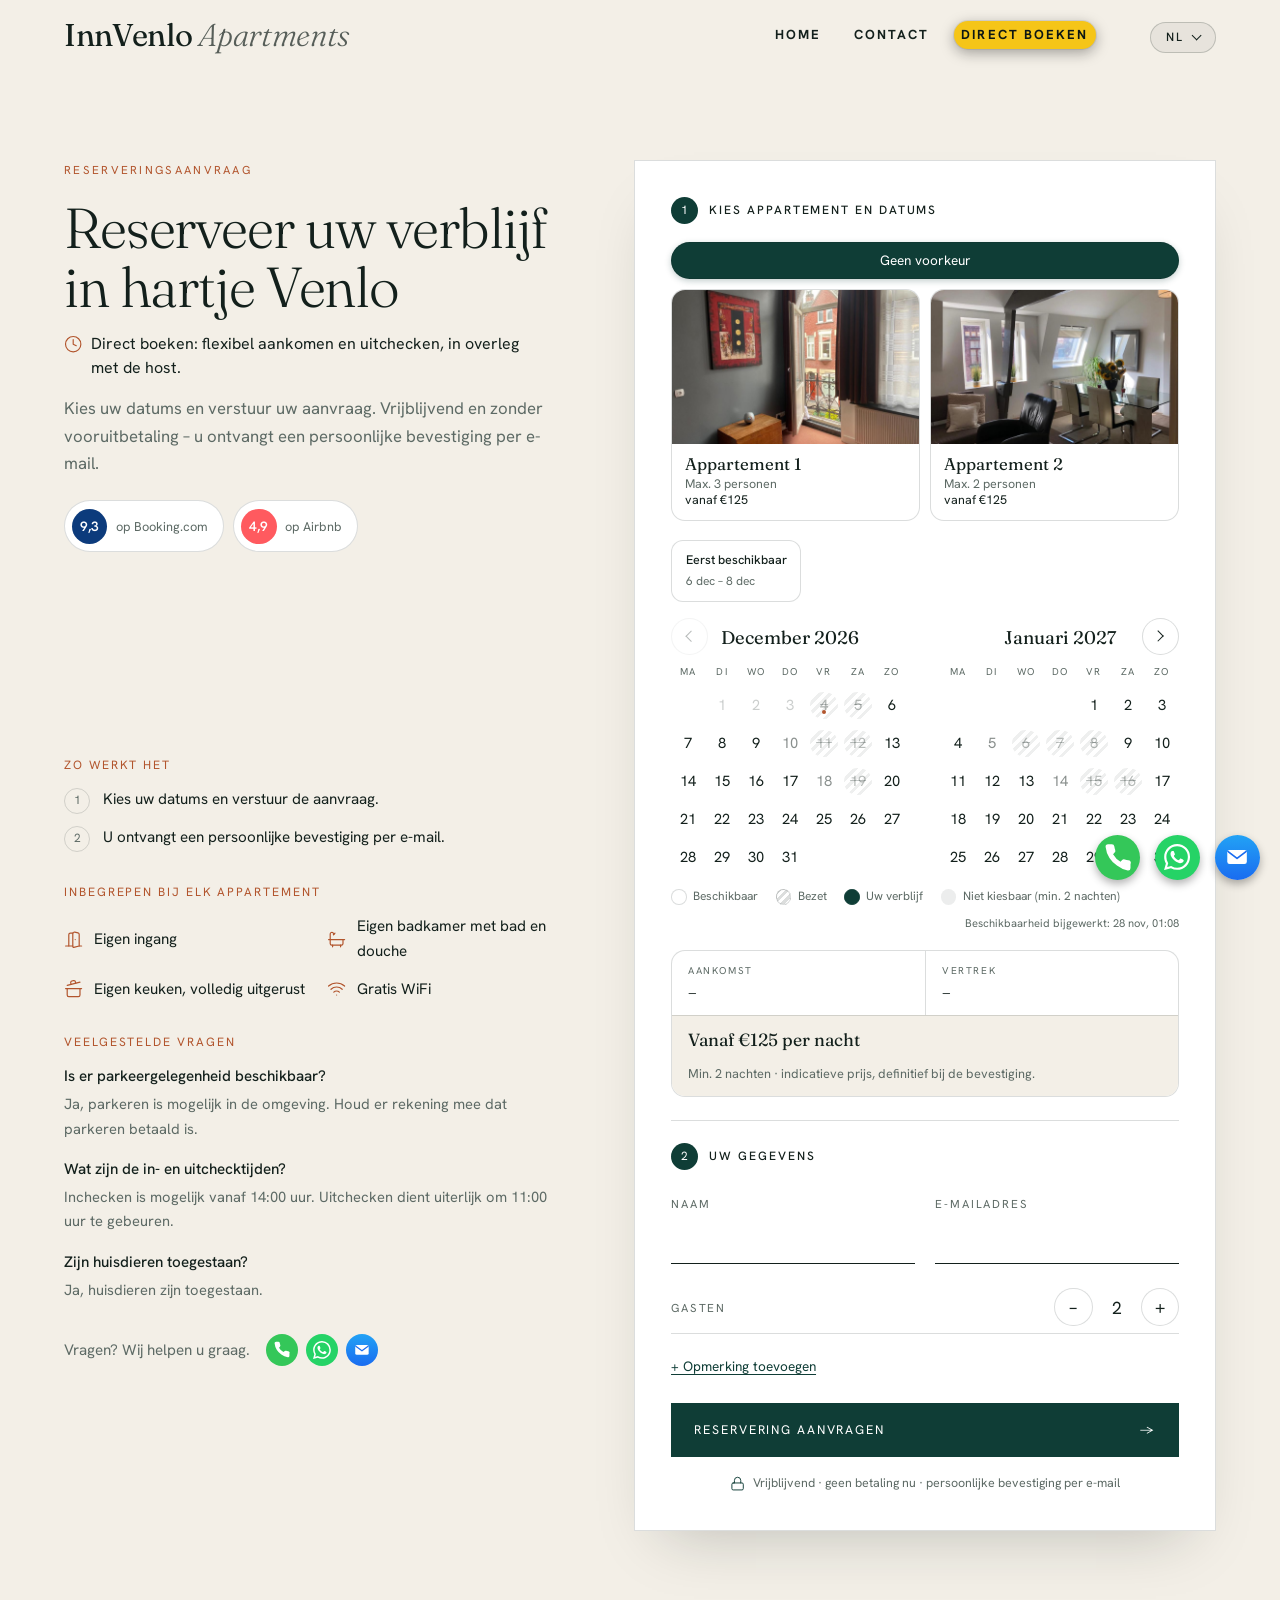
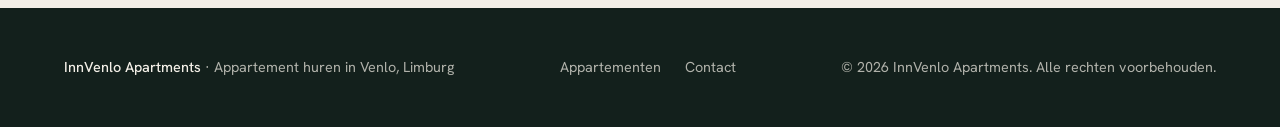
<file: docs/reserveren.html>
<!DOCTYPE html><html lang="nl"><head><meta charset="utf-8"><meta name="viewport" content="width=device-width, initial-scale=1"><meta name="theme-color" content="#0f3d36"><meta property="og:type" content="website"><meta property="og:locale" content="nl_NL"><link rel="preconnect" href="https://fonts.googleapis.com"><link rel="preconnect" href="https://fonts.gstatic.com" crossorigin><link href="https://fonts.googleapis.com/css2?family=Fraunces:ital,opsz,wght@0,9..144,300..700;1,9..144,300..400&family=Hanken+Grotesk:wght@400;500;600;700&display=swap" rel="stylesheet"><link rel="stylesheet" href="style.css?v=110">
<title data-i18n="titleReserve">Reserveren | InnVenlo Apartments Venlo</title>
<meta name="description" content="Vraag direct een reservering aan bij InnVenlo Apartments in Venlo. Kies uw appartement en datums; u ontvangt een persoonlijke bevestiging per e-mail.">
<link rel="canonical" href="https://innvenlo.nl/reserveren.html"><meta property="og:title" content="Reserveren | InnVenlo Apartments"><meta property="og:description" content="Vraag direct een reservering aan in Venlo."><meta property="og:url" content="https://innvenlo.nl/reserveren.html"><meta property="og:image" content="https://innvenlo.nl/images/hero-venlo.jpg"></head><body class="page-book">
<svg width="0" height="0" style="position:absolute" aria-hidden="true"><symbol id="i-door" viewBox="0 0 24 24"><path d="M11 20H2"/><path d="M11 4.562v16.157a1 1 0 0 0 1.242.97L19 20V5.562a2 2 0 0 0-1.515-1.94l-4-1A2 2 0 0 0 11 4.561z"/><path d="M11 4H8a2 2 0 0 0-2 2v14"/><path d="M14 12h.01"/><path d="M22 20h-3"/></symbol><symbol id="i-bath" viewBox="0 0 24 24"><path d="M10 4 8 6"/><path d="M17 19v2"/><path d="M2 12h20"/><path d="M7 19v2"/><path d="M9 5 7.621 3.621A2.121 2.121 0 0 0 4 5v12a2 2 0 0 0 2 2h12a2 2 0 0 0 2-2v-5"/></symbol><symbol id="i-pot" viewBox="0 0 24 24"><path d="M2 12h20"/><path d="M20 12v8a2 2 0 0 1-2 2H6a2 2 0 0 1-2-2v-8"/><path d="m4 8 16-4"/><path d="m8.86 6.78-.45-1.81a2 2 0 0 1 1.45-2.43l1.94-.48a2 2 0 0 1 2.43 1.46l.45 1.8"/></symbol><symbol id="i-wifi" viewBox="0 0 24 24"><path d="M12 20h.01"/><path d="M2 8.82a15 15 0 0 1 20 0"/><path d="M5 12.859a10 10 0 0 1 14 0"/><path d="M8.5 16.429a5 5 0 0 1 7 0"/></symbol><symbol id="i-clock" viewBox="0 0 24 24"><circle cx="12" cy="12" r="10"/><path d="M12 6v6l4 2"/></symbol><symbol id="i-paw" viewBox="0 0 24 24"><circle cx="11" cy="4" r="2"/><circle cx="18" cy="8" r="2"/><circle cx="20" cy="16" r="2"/><path d="M9 10a5 5 0 0 1 5 5v3.5a3.5 3.5 0 0 1-6.84 1.045Q6.52 17.48 4.46 16.84A3.5 3.5 0 0 1 5.5 10Z"/></symbol><symbol id="i-lock" viewBox="0 0 24 24"><rect width="18" height="11" x="3" y="11" rx="2" ry="2"/><path d="M7 11V7a5 5 0 0 1 10 0v4"/></symbol><symbol id="i-check" viewBox="0 0 24 24"><circle cx="12" cy="12" r="10"/><path d="m9 12 2 2 4-4"/></symbol><symbol id="i-c-tel" viewBox="0 0 24 24"><path fill="#fff" d="M22 16.92v3a2 2 0 0 1-2.18 2A19.79 19.79 0 0 1 11.19 18a19.5 19.5 0 0 1-6-6A19.79 19.79 0 0 1 2.09 3.18 2 2 0 0 1 4.08 1h3a2 2 0 0 1 2 1.72c.12.96.35 1.9.69 2.8a2 2 0 0 1-.45 2.11L8.05 8.91a16 16 0 0 0 6 6l1.27-1.27a2 2 0 0 1 2.11-.45c.9.34 1.84.57 2.8.69A2 2 0 0 1 22 16.92z"/></symbol><symbol id="i-c-wa" viewBox="0 0 24 24"><path fill="#fff" d="M17.472 14.382c-.297-.149-1.758-.867-2.03-.967-.273-.099-.471-.148-.67.15-.197.297-.767.966-.94 1.164-.173.199-.347.223-.644.075-.297-.15-1.255-.463-2.39-1.475-.883-.788-1.48-1.761-1.653-2.059-.173-.297-.018-.458.13-.606.134-.133.298-.347.446-.52.149-.174.198-.298.298-.497.099-.198.05-.371-.025-.52-.075-.149-.669-1.612-.916-2.207-.242-.579-.487-.5-.669-.51-.173-.008-.371-.01-.57-.01-.198 0-.52.074-.792.372-.272.297-1.04 1.016-1.04 2.479 0 1.462 1.065 2.875 1.213 3.074.149.198 2.096 3.2 5.077 4.487.709.306 1.262.489 1.694.625.712.227 1.36.195 1.871.118.571-.085 1.758-.719 2.006-1.413.248-.694.248-1.289.173-1.413-.074-.124-.272-.198-.57-.347m-5.421 7.403h-.004a9.87 9.87 0 01-5.031-1.378l-.361-.214-3.741.982.998-3.648-.235-.374a9.86 9.86 0 01-1.51-5.26c.001-5.45 4.436-9.884 9.888-9.884 2.64 0 5.122 1.03 6.988 2.898a9.825 9.825 0 012.893 6.994c-.003 5.45-4.437 9.884-9.885 9.884m8.413-18.297A11.815 11.815 0 0012.05 0C5.495 0 .16 5.335.157 11.892c0 2.096.547 4.142 1.588 5.945L.057 24l6.305-1.654a11.882 11.882 0 005.683 1.448h.005c6.554 0 11.89-5.335 11.893-11.893a11.821 11.821 0 00-3.48-8.413Z"/></symbol><symbol id="i-c-mail" viewBox="0 0 24 24"><rect x="3" y="5.5" width="18" height="13" rx="2.2" fill="#fff"/><path d="m3.8 7 8.2 6.2L20.2 7" fill="none" stroke="#1a6cf0" stroke-width="1.6" stroke-linecap="round" stroke-linejoin="round"/></symbol></svg>
<header class="hd"><a class="logo" href="index.html">InnVenlo<span> Apartments</span></a>
<nav aria-label="Hoofdmenu" data-i18n-aria="mainMenu"><a href="index.html" data-i18n="home">Home</a><a href="contact.html" data-i18n="contact">Contact</a><a class="nav-book" href="reserveren.html" aria-current="page" data-i18n="bookDirect">Direct boeken</a></nav>
<div class="language-switch"><button class="language-current" type="button" aria-expanded="false" aria-label="Kies taal" data-i18n-aria="chooseLanguage"><span class="current-language">NL</span><span class="language-arrow">⌄</span></button>
<div class="language-dropdown"><button type="button" data-lang="nl">Nederlands</button><button type="button" data-lang="en">English</button><button type="button" data-lang="de">Deutsch</button><button type="button" data-lang="fr">Français</button></div></div></header>
<main class="bk">
<section class="bk-wrap" id="reserveren" aria-labelledby="res-title">

<header class="bk-intro">
<p class="lbl" data-i18n="resLabel">Reserveringsaanvraag</p>
<h1 id="res-title" class="bk-h1" data-i18n="bkTitle">Reserveer uw verblijf in hartje Venlo</h1>
<p class="bk-perk"><svg class="ic" aria-hidden="true" viewBox="0 0 24 24"><use href="#i-clock"/></svg><span data-i18n="bkPerk">Direct boeken: flexibel aankomen en uitchecken, in overleg met de host.</span></p>
<p class="bk-lead" data-i18n="bkLead">Kies uw datums en verstuur uw aanvraag. Vrijblijvend en zonder vooruitbetaling – u ontvangt een persoonlijke bevestiging per e-mail.</p>
<ul class="bk-trust" id="bk-trust" aria-label="Beoordelingen" data-i18n-aria="ratings">
<li><b>9,3</b><span>op Booking.com</span></li>
<li><b>4,9</b><span>op Airbnb</span></li>
</ul>
</header>

<div class="bk-card">
<form class="res-form bk-form" id="res-form" action="https://api.web3forms.com/submit" method="post" novalidate>
<input type="hidden" name="access_key" value="f47f4590-e469-4a14-9e4d-c8d6ec010344">
<input type="hidden" name="from_name" value="InnVenlo Apartments – website"><input type="checkbox" name="botcheck" class="hp" tabindex="-1" autocomplete="off" aria-hidden="true">
<input type="hidden" name="subject" value="Nieuwe reserveringsaanvraag – InnVenlo Apartments">

<div class="bk-step" id="step-dates"><p class="bk-step-h"><span>1</span><b data-i18n="bkStep1b">Kies appartement en datums</b></p>
<div class="seg seg-apt" role="radiogroup" aria-label="Appartement" data-i18n-aria="resChoose">
<label class="seg-any"><input type="radio" name="appartement" value="Geen voorkeur" checked><span data-i18n="bkNoPref">Geen voorkeur</span></label>
<label class="apt-opt"><input type="radio" name="appartement" value="Appartement 1"><span class="apt-card"><img src="images/appartement-2-5.jpg" alt="" width="1024" height="768"><span class="apt-card-t"><b data-i18n="oneBedroomShort">Appartement 1</b><small data-i18n="cardCap1">Max. 3 personen</small><small class="apt-price" data-apt-price="1">vanaf €125</small></span></span></label>
<label class="apt-opt"><input type="radio" name="appartement" value="Appartement 2"><span class="apt-card"><img src="images/appartement-1-7.jpg" alt="" width="1024" height="768"><span class="apt-card-t"><b data-i18n="deluxeShort">Appartement 2</b><small data-i18n="cardCap2">Max. 2 personen</small><small class="apt-price" data-apt-price="2">vanaf €125</small></span></span></label>
</div>
<div class="quick" id="bk-quick" aria-label="Snel kiezen" data-i18n-aria="qkLabel"></div>
<div class="cal2" id="res-cal">
<div class="cal2-nav"><button type="button" class="cal-nav cal-prev" aria-label="Vorige maand" data-i18n-aria="calPrev"></button><button type="button" class="cal-nav cal-next" aria-label="Volgende maand" data-i18n-aria="calNext"></button></div>
<div class="cal2-months" id="cal-months"></div>
<p class="cal-legend"><span class="lg lg-free" data-i18n="calFree">Beschikbaar</span><span class="lg lg-busy" data-i18n="calBusy">Bezet</span><span class="lg lg-sel" data-i18n="calSel">Uw verblijf</span><span class="lg lg-min" data-i18n="calMin">Niet kiesbaar (min. 2 nachten)</span><span class="cal-updated" id="cal-updated"></span></p>
</div>
<p class="cal-msg" id="cal-msg" role="status" aria-live="polite"></p>
<div class="range" id="bk-range">
<div class="range-box"><span data-i18n="resIn">Aankomst</span><b id="rg-in">–</b></div>
<div class="range-box"><span data-i18n="resOut">Vertrek</span><b id="rg-out">–</b></div>
<div class="range-sum"><p id="bk-total">Vanaf €125 per nacht</p><button type="button" class="range-clear" id="rg-clear" hidden data-i18n="rgClear">Wissen</button></div>
<p class="bk-note" data-i18n="bkPriceNote">Min. 2 nachten · indicatieve prijs, definitief bij de bevestiging.</p>
</div>
<input type="hidden" id="res-in" name="aankomst"><input type="hidden" id="res-out" name="vertrek">
</div>

<div class="bk-step" id="step-details"><p class="bk-step-h"><span>2</span><b data-i18n="bkStep2">Uw gegevens</b></p>
<div class="bk-fields">
<div class="bk-f"><label for="res-name" data-i18n="name">Naam</label><input id="res-name" name="name" type="text" autocomplete="name" required aria-describedby="err-name"><p class="f-err" id="err-name" data-msg="errName"></p></div>
<div class="bk-f"><label for="res-email" data-i18n="email">E-mailadres</label><input id="res-email" name="email" type="email" autocomplete="email" inputmode="email" required aria-describedby="err-email"><p class="f-err" id="err-email" data-msg="errEmail"></p></div>
</div>
<div class="guests"><span class="guests-l" id="guests-l" data-i18n="resGuests">Gasten</span>
<div class="stepper" role="group" aria-labelledby="guests-l"><button type="button" class="st-btn" data-step="-1" aria-label="Minder gasten" data-i18n-aria="gMinus">−</button><output id="guests-out" aria-live="polite">2</output><button type="button" class="st-btn" data-step="1" aria-label="Meer gasten" data-i18n-aria="gPlus">+</button></div>
<input type="hidden" name="gasten" id="res-guests" value="2"></div>
<button type="button" class="add-note" id="add-note" aria-expanded="false" aria-controls="note-wrap" data-i18n="addNote">+ Opmerking toevoegen</button>
<div class="bk-f" id="note-wrap" hidden><label for="res-msg" data-i18n="resMsg">Opmerking (optioneel)</label><input id="res-msg" name="opmerking" type="text"></div>
</div>

<p class="res-error" id="res-error" role="alert"></p>
<button class="btn solid res-submit bk-submit" type="submit"><span data-i18n="resSend">Reservering aanvragen</span></button>
<p class="bk-reassure"><svg class="ic" aria-hidden="true" viewBox="0 0 24 24"><use href="#i-lock"/></svg><span data-i18n="bkReassure">Vrijblijvend · geen betaling nu · persoonlijke bevestiging per e-mail</span></p>
</form>
<div class="res-done bk-done" id="res-done" hidden tabindex="-1"><svg class="ic" aria-hidden="true" viewBox="0 0 24 24"><use href="#i-check"/></svg><h2 data-i18n="resDoneTitle">Bedankt voor uw aanvraag</h2><p data-i18n="resDoneText">We hebben uw aanvraag ontvangen en bevestigen zo snel mogelijk per e-mail of de datums beschikbaar zijn.</p></div>
</div>

<aside class="bk-side" aria-label="Over uw verblijf" data-i18n-aria="bkAside">
<h2 class="bk-h2" data-i18n="bkHow">Zo werkt het</h2>
<ol class="bk-steps">
<li data-i18n="bkHow1">Kies uw datums en verstuur de aanvraag.</li>
<li data-i18n="bkHow3">U ontvangt een persoonlijke bevestiging per e-mail.</li>
</ol>
<h2 class="bk-h2" data-i18n="bkIncl">Inbegrepen bij elk appartement</h2>
<ul class="bk-list">
<li><svg class="ic" aria-hidden="true" viewBox="0 0 24 24"><use href="#i-door"/></svg><span data-i18n="own">Eigen ingang</span></li>
<li><svg class="ic" aria-hidden="true" viewBox="0 0 24 24"><use href="#i-bath"/></svg><span data-i18n="bkBath">Eigen badkamer met bad en douche</span></li>
<li><svg class="ic" aria-hidden="true" viewBox="0 0 24 24"><use href="#i-pot"/></svg><span data-i18n="kitchenOwn">Eigen keuken, volledig uitgerust</span></li>
<li><svg class="ic" aria-hidden="true" viewBox="0 0 24 24"><use href="#i-wifi"/></svg><span data-i18n="wifi">Gratis WiFi</span></li>
</ul>
<h2 class="bk-h2" data-i18n="faqTitle">Veelgestelde vragen</h2>
<dl class="bk-faq">
<div><dt data-i18n="faqParkQ">Is er parkeergelegenheid beschikbaar?</dt><dd data-i18n="faqParkA">Ja, parkeren is mogelijk in de omgeving. Houd er rekening mee dat parkeren betaald is.</dd></div>
<div><dt data-i18n="faqTimeQ">Wat zijn de in- en uitchecktijden?</dt><dd data-i18n="faqTimeA">Inchecken is mogelijk vanaf 14:00 uur. Uitchecken dient uiterlijk om 11:00 uur te gebeuren.</dd></div>
<div><dt data-i18n="faqPetsQ">Zijn huisdieren toegestaan?</dt><dd data-i18n="faqPetsA">Ja, huisdieren zijn toegestaan.</dd></div>
</dl>
<div class="bk-help"><span data-i18n="bkHelp">Vragen? Wij helpen u graag.</span><span class="bk-help-ic"><a class="bk-ci cb-tel" href="tel:+31648742693" aria-label="Bel ons" title="Bel ons" data-i18n-aria="callUs"><svg aria-hidden="true"><use href="#i-c-tel"/></svg></a><a class="bk-ci cb-wa" href="https://wa.me/31648742693" target="_blank" rel="noopener noreferrer" aria-label="WhatsApp" title="WhatsApp"><svg aria-hidden="true"><use href="#i-c-wa"/></svg></a><a class="bk-ci cb-mail cb-mail-svg" href="mailto:contact@innvenlo.nl" aria-label="E-mail" title="E-mail"><svg aria-hidden="true"><use href="#i-c-mail"/></svg></a></span></div>
</aside>

</section>

<div class="bk-bar" id="bk-bar"><div><b id="bk-bar-dates">Kies uw datums</b><span id="bk-bar-price"></span></div><button type="button" class="bk-bar-btn" id="bk-bar-btn">Kies data</button></div>
</main>
<footer class="ft"><div><p><strong>InnVenlo Apartments</strong> · <span data-i18n="footerTag">Appartement huren in Venlo, Limburg</span></p><nav aria-label="Footermenu" data-i18n-aria="footerMenu"><a href="appartementen.html" data-i18n="apartments">Appartementen</a><a href="contact.html" data-i18n="contact">Contact</a></nav><p data-i18n="footerRights">© 2026 InnVenlo Apartments. Alle rechten voorbehouden.</p></div></footer>
<div class="cb"><a class="cb-i cb-tel" href="tel:+31648742693" aria-label="Bel ons" title="Bel ons" data-i18n-aria="callUs"><svg aria-hidden="true"><use href="#i-c-tel"/></svg></a><a class="cb-i cb-wa" href="https://wa.me/31648742693" target="_blank" rel="noopener noreferrer" aria-label="WhatsApp" title="WhatsApp"><svg aria-hidden="true"><use href="#i-c-wa"/></svg></a><a class="cb-i cb-mail cb-mail-svg" href="mailto:contact@innvenlo.nl" aria-label="E-mail" title="E-mail"><svg aria-hidden="true"><use href="#i-c-mail"/></svg></a></div>  
<script src="script.js?v=110"></script></body></html>
</file>
<file: docs/style.css>
:root{--paper:#f3efe7;--sand:#e8e1d3;--ink:#13201c;--green:#0f3d36;--clay:#b2552d;--mute:#5d6a65;--line:#13201c26;--serif:"Fraunces",Georgia,serif;--sans:"Hanken Grotesk",system-ui,sans-serif;--pad:clamp(1.25rem,5vw,4.5rem);--gold:#e3c98f}
body:not(.home){--gold:#a8823c}
*{box-sizing:border-box;margin:0;padding:0}
html{scroll-behavior:smooth}
body{background:var(--paper);color:var(--ink);font:400 1.0625rem/1.65 var(--sans);-webkit-font-smoothing:antialiased}
img{display:block;max-width:100%}a{color:inherit}ul{list-style:none}
:focus-visible{outline:2px solid var(--clay);outline-offset:3px}
.hd{position:absolute;inset:0 0 auto;z-index:5;display:flex;flex-wrap:wrap;align-items:center;justify-content:space-between;gap:0 2rem;padding:.8rem var(--pad) .5rem}
.home .hd{color:#fff}
.logo{font:400 1.89rem var(--serif);text-decoration:none;letter-spacing:-.01em}
.logo span:not(.l){font-style:italic;font-weight:300;opacity:.7}
.hd nav{display:flex;gap:2rem;margin-right:7.5rem;font-size:.7875rem;letter-spacing:.16em;text-transform:uppercase}
.hd nav a{text-decoration:none;padding:.7rem 0;background:linear-gradient(var(--gold),var(--gold)) 0 calc(100% - .5rem)/0 2px no-repeat;transition:background-size .4s}
.hd nav a:hover,.hd nav a[aria-current]{background-size:100% 2px}
.language-switch{position:absolute;right:var(--pad);top:1.35rem}
.language-current{display:flex;align-items:center;gap:.6rem;font:500 .75rem/1 var(--sans);letter-spacing:.18em;padding:.55rem .9rem;color:inherit;cursor:pointer;border:1px solid #13201c33;border-radius:999px;background:#13201c0d;transition:background .3s,border-color .3s}
.home .language-current{border-color:#ffffff59;background:#ffffff1f;-webkit-backdrop-filter:blur(8px);backdrop-filter:blur(8px)}
.language-current:hover,.open .language-current{background:#13201c1a;border-color:currentColor}
.home .language-current:hover,.home .open .language-current{background:#ffffff38}
.language-arrow{font-size:0;width:.45rem;height:.45rem;border-right:1.5px solid currentColor;border-bottom:1.5px solid currentColor;transform:rotate(45deg);translate:0 -.12rem;transition:transform .3s}
.open .language-arrow{transform:rotate(-135deg);translate:0 .08rem}
.language-dropdown{position:absolute;right:0;top:100%;margin-top:.6rem;min-width:9.5rem;background:var(--paper);color:var(--ink);border:1px solid var(--line);display:none}
.open .language-dropdown{display:block}
.language-dropdown button{display:block;width:100%;text-align:left;padding:.65rem 1rem;font:inherit;font-size:.9rem;background:none;border:0;color:inherit;cursor:pointer}
.language-dropdown button:hover{background:var(--green);color:#fff}
.language-dropdown .active{color:var(--clay)}
.hero{position:relative;min-height:100svh;display:grid;align-items:end;color:#fff;background:var(--green);overflow:hidden}
.hero img{position:absolute;inset:0;width:100%;height:100%;object-fit:cover;animation:zoom 18s ease-out both}
.hero::after{content:"";position:absolute;inset:0;background:linear-gradient(to top,#0d0d0deb,#0d0d0d00 62%),linear-gradient(#0d0d0dcc,#0000 38%)}
@keyframes zoom{from{transform:scale(1.09)}}
.hero div{position:relative;z-index:1;padding:0 var(--pad) clamp(2.5rem,9vh,5.5rem);max-width:62rem}
h1{font:300 clamp(2.8rem,9vw,7.6rem)/.95 var(--serif);letter-spacing:-.03em}
.hero p{max-width:31rem;margin:1.6rem 0 2.2rem;opacity:.88}
h2{font:300 clamp(2rem,5vw,4rem)/1.05 var(--serif);letter-spacing:-.02em}
h3{font:300 1.7rem/1.15 var(--serif)}
.lbl{display:block;margin-bottom:1.2rem;font-size:.72rem;letter-spacing:.2em;text-transform:uppercase;color:var(--clay)}
.btn{display:inline-flex;align-items:center;gap:.8rem;padding:1rem 1.5rem;border:1px solid currentColor;text-decoration:none;font-size:.72rem;letter-spacing:.15em;text-transform:uppercase;transition:.3s}
.btn::after{content:"→";transition:transform .3s}.btn:hover::after{transform:translateX(.4rem)}
.hero .btn:hover{background:#fff;color:var(--ink)}
.solid{background:var(--ink);color:var(--paper);border-color:var(--ink)}.solid:hover{background:var(--clay);border-color:var(--clay)}
.sec{padding:clamp(4.5rem,10vw,9rem) var(--pad)}
.alt{background:var(--sand)}.dark{background:var(--green);color:var(--paper)}.dark .lbl{color:#e3a07e}
.g{display:grid;grid-template-columns:repeat(12,1fr);gap:2rem}
.g h2{grid-column:1/8}.g .t{grid-column:6/13;display:grid;gap:1.3rem;font-size:1.15rem}
.bn{counter-reset:n;margin-top:3.5rem}
.bn li{counter-increment:n;display:grid;grid-template-columns:4rem 1fr 1.2fr;gap:.5rem 2rem;align-items:baseline;padding:1.7rem 0;border-top:1px solid var(--line)}
.bn li::before{content:counter(n,decimal-leading-zero);font-size:.8rem;letter-spacing:.1em;color:var(--clay)}
.bn p{color:var(--mute)}
.ap{display:grid;grid-template-columns:repeat(12,1fr);gap:2rem;align-items:center;margin-top:clamp(3rem,8vw,7rem)}
.im{grid-column:1/8;overflow:hidden;aspect-ratio:4/3}
.im img{width:100%;height:100%;object-fit:cover;transition:transform 1.4s cubic-bezier(.2,.7,.2,1)}
.ap:hover .im img{transform:scale(1.04)}
.tx{grid-column:8/13;display:grid;gap:1.2rem;justify-items:start}
.rev .im{grid-column:6/13;grid-row:1}.rev .tx{grid-column:1/6;grid-row:1}
.tags,.fac{display:flex;flex-wrap:wrap;font-size:.72rem;letter-spacing:.14em;text-transform:uppercase;color:var(--mute)}
.tags li+li::before,.fac li+li::before{content:"/";margin:0 .7rem;color:var(--clay)}
.fac{font-size:.9rem;letter-spacing:.04em;text-transform:none;row-gap:.3rem}
.act{display:flex;flex-wrap:wrap;gap:.7rem}
.more{margin-top:clamp(3rem,6vw,5rem)}
.more a{font:italic 300 1.5rem var(--serif);text-decoration:underline;text-underline-offset:.4em;text-decoration-thickness:1px}
.big{margin-top:2.5rem}
.big a{display:flex;justify-content:space-between;align-items:center;padding:1.5rem 0;border-top:1px solid #fff3;font:300 clamp(1.6rem,4vw,3rem) var(--serif);text-decoration:none;transition:padding .4s,color .3s}
.big a:last-child{border-bottom:1px solid #fff3}
.big a::after{content:"↗";font-size:.6em}
.big a:hover{padding-left:1.2rem;color:#e3a07e}
.dark .quote{max-width:52rem;margin-top:1.8rem;font:300 clamp(1.3rem,2.6vw,2rem)/1.4 var(--serif)}
.ph{padding:clamp(8rem,18vw,13rem) var(--pad) clamp(3rem,6vw,5rem)}
.ph h1{grid-column:1/9}.ph p{grid-column:6/13;font-size:1.15rem;color:var(--mute)}
.apt{display:grid;grid-template-columns:1.1fr 1fr;gap:clamp(2rem,5vw,6rem);padding:clamp(3rem,6vw,5rem) var(--pad);border-top:1px solid var(--line)}
.photo-slider{position:sticky;top:1.5rem;align-self:start;aspect-ratio:4/5;overflow:hidden;background:var(--sand)}
.photo-slider img{position:absolute;inset:0;width:100%;height:100%;object-fit:cover;opacity:0;transform:scale(1.06);transition:opacity 1.2s ease,transform 6s ease}
.photo-slider img.active{opacity:1;transform:none}
.apt.rev .photo-slider{order:2}
.apt .in{display:grid;gap:1.6rem;align-content:start}
.apt h2{font-size:clamp(1.9rem,3.6vw,3rem)}
.apt dl div{display:flex;justify-content:space-between;gap:1.5rem;padding:.9rem 0;border-bottom:1px solid var(--line)}
.apt dl div:first-child{border-top:1px solid var(--line)}
.apt dt{font-size:.72rem;letter-spacing:.16em;text-transform:uppercase;color:var(--mute);padding-top:.3rem}
.apt dd{text-align:right}
.apt h3{font-size:.72rem;letter-spacing:.2em;text-transform:uppercase;font-family:var(--sans);font-weight:400;color:var(--clay)}
.small{font-size:.95rem;color:var(--mute)}
.cta{display:grid;gap:1.6rem;justify-items:start}
.cta h2{max-width:40rem}.cta p{font-size:1.15rem}
.ct{display:grid;grid-template-columns:1fr 1.1fr;gap:clamp(2.5rem,7vw,7rem);padding:0 var(--pad) clamp(4.5rem,10vw,8rem)}
.ct>div{display:grid;gap:1.4rem;align-content:start}
address{font:300 clamp(1.6rem,3vw,2.4rem)/1.25 var(--serif)}
.ct ul li{padding:.7rem 0;border-top:1px solid var(--line)}
.ct a:not(.btn){text-underline-offset:.3em}
form{display:grid;gap:1.4rem}
label{font-size:.72rem;letter-spacing:.16em;text-transform:uppercase;color:var(--mute)}
input,textarea{width:100%;padding:.6rem 0;font:inherit;font-size:1.15rem;color:inherit;background:none;border:0;border-bottom:1px solid var(--ink);border-radius:0;resize:vertical}
input:focus,textarea:focus{outline:0;border-color:var(--clay)}
form button{justify-self:start;cursor:pointer;font-family:var(--sans)}
.ft{background:var(--ink);color:#f3efe7b3;padding:3rem var(--pad);font-size:.9rem}
.ft>div{display:flex;flex-wrap:wrap;justify-content:space-between;gap:1rem 3rem}
.ft strong{color:#f3efe7;font-weight:500}.ft nav{display:flex;gap:1.5rem}.ft a{text-decoration:none}.ft a:hover{color:#fff}
.cb{position:fixed;right:20px;bottom:20px;z-index:9;display:flex;align-items:center;gap:15px}
.cb-i{width:45px;height:45px;min-width:45px;display:flex;align-items:center;justify-content:center;border-radius:50%;overflow:hidden;box-shadow:0 4px 8px rgba(0,0,0,.3);transition:transform .3s ease}
.cb-i:hover{transform:scale(1.1)}
.cb-tel{background:#34C759}
.cb-tel svg{width:30px;height:30px}
.cb-wa{background:#25D366}
.cb-wa img{width:65%;height:65%;object-fit:contain;display:block}
.cb-mail img{width:100%;height:100%;object-fit:contain;display:block}
@supports (animation-timeline:view()){.rv{animation:rv both linear;animation-timeline:view();animation-range:entry 0% entry 45%}}
@keyframes rv{from{opacity:0;transform:translateY(28px)}}
@media(max-width:780px){
.hd nav{order:3;width:100%;gap:1.6rem;margin-right:0}
.g h2,.g .t,.ph h1,.ph p,.im,.tx,.rev .im,.rev .tx{grid-column:1/-1;grid-row:auto}
.bn li{grid-template-columns:2.5rem 1fr}.bn p{grid-column:2}
.apt,.ct{grid-template-columns:1fr}.apt.rev .photo-slider{order:0}
.photo-slider{position:relative;top:0;aspect-ratio:4/3}
.ft{padding-bottom:5rem}}
.logo .l{opacity:0;animation:l .5s ease forwards;animation-delay:calc(var(--i)*55ms + 200ms)}
@keyframes l{to{opacity:1}}
@media(prefers-reduced-motion:reduce){*{animation:none!important;transition:none!important}html{scroll-behavior:auto}}
.logo.bubble{transform-origin:left center;animation:bubble .4s linear var(--reveal-end) 1}
@keyframes bubble{0%{transform:scale(1);animation-timing-function:cubic-bezier(.2,.7,.3,1)}80%{transform:scale(1.09);animation-timing-function:cubic-bezier(.5,0,1,1)}100%{transform:scale(1)}}

/* Bordjes als bubbels */
.bubbles{position:fixed;inset:0;pointer-events:none;z-index:8;overflow:hidden}
.bub{position:absolute;top:0;width:clamp(56px,11vw,90px);pointer-events:auto;opacity:0;animation:drift-a 20s linear infinite}
.b1{left:4%}
.b2{left:30%;animation-name:drift-b;animation-duration:24s;animation-delay:-11s}
.sway{display:block;animation:bob 3.6s ease-in-out infinite alternate}
.bub img{width:100%;height:auto;display:block}
@keyframes drift-a{
  0%{transform:translate(0.0vw,105.0vh);opacity:0.00}
  5%{transform:translate(2.2vw,98.5vh);opacity:0.35}
  10%{transform:translate(5.7vw,92.0vh);opacity:0.71}
  15%{transform:translate(8.5vw,85.5vh);opacity:0.85}
  20%{transform:translate(9.6vw,79.0vh);opacity:0.85}
  25%{transform:translate(9.5vw,72.5vh);opacity:0.85}
  30%{transform:translate(8.7vw,66.0vh);opacity:0.85}
  35%{transform:translate(7.6vw,59.5vh);opacity:0.85}
  40%{transform:translate(6.7vw,53.0vh);opacity:0.85}
  45%{transform:translate(6.3vw,46.5vh);opacity:0.85}
  50%{transform:translate(7.0vw,40.0vh);opacity:0.85}
  55%{transform:translate(8.7vw,33.5vh);opacity:0.85}
  60%{transform:translate(11.5vw,27.0vh);opacity:0.85}
  65%{transform:translate(14.8vw,20.5vh);opacity:0.85}
  70%{transform:translate(18.3vw,14.0vh);opacity:0.85}
  75%{transform:translate(21.5vw,7.5vh);opacity:0.85}
  80%{transform:translate(24.0vw,1.0vh);opacity:0.85}
  85%{transform:translate(25.3vw,-5.5vh);opacity:0.85}
  90%{transform:translate(25.6vw,-12.0vh);opacity:0.85}
  95%{transform:translate(25.1vw,-18.5vh);opacity:0.43}
  100%{transform:translate(24.0vw,-25.0vh);opacity:0.00}
}
@keyframes drift-b{
  0%{transform:translate(0.0vw,105.0vh);opacity:0.00}
  5%{transform:translate(0.2vw,98.5vh);opacity:0.35}
  10%{transform:translate(-0.9vw,92.0vh);opacity:0.71}
  15%{transform:translate(-1.3vw,85.5vh);opacity:0.85}
  20%{transform:translate(0.0vw,79.0vh);opacity:0.85}
  25%{transform:translate(2.5vw,72.5vh);opacity:0.85}
  30%{transform:translate(5.7vw,66.0vh);opacity:0.85}
  35%{transform:translate(9.2vw,59.5vh);opacity:0.85}
  40%{transform:translate(12.5vw,53.0vh);opacity:0.85}
  45%{transform:translate(15.3vw,46.5vh);opacity:0.85}
  50%{transform:translate(17.0vw,40.0vh);opacity:0.85}
  55%{transform:translate(17.7vw,33.5vh);opacity:0.85}
  60%{transform:translate(17.3vw,27.0vh);opacity:0.85}
  65%{transform:translate(16.4vw,20.5vh);opacity:0.85}
  70%{transform:translate(15.3vw,14.0vh);opacity:0.85}
  75%{transform:translate(14.5vw,7.5vh);opacity:0.85}
  80%{transform:translate(14.4vw,1.0vh);opacity:0.85}
  85%{transform:translate(15.5vw,-5.5vh);opacity:0.85}
  90%{transform:translate(17.6vw,-12.0vh);opacity:0.85}
  95%{transform:translate(20.5vw,-18.5vh);opacity:0.43}
  100%{transform:translate(24.0vw,-25.0vh);opacity:0.00}
}
@keyframes bob{from{transform:translateX(-5px) rotate(-3deg) scale(1)}to{transform:translateX(5px) rotate(3deg) scale(1.05)}}
@media(prefers-reduced-motion:reduce){.bubbles{display:none}}

/* Knoppen met logo in huisstijl van de platforms */
.btn-booking,.btn-airbnb{padding-left:1rem;color:#fff}
.btn-logo{width:30.24px;height:30.24px;border-radius:6px;object-fit:contain;flex:none}
.btn-booking{background:#0C3B7C;border-color:#0C3B7C}
.btn-booking:hover{background:#082a59;border-color:#082a59}
.btn-airbnb{background:#FF5A5F;border-color:#FF5A5F}
.btn-airbnb:hover{background:#e8474c;border-color:#e8474c}

.hd nav{align-items:center}
.hd nav a.nav-book{padding:.5rem .45rem;line-height:1;border-radius:999px;background:#f5c518;color:#13201c;font-weight:500;letter-spacing:.16em;white-space:nowrap;box-shadow:0 2px 8px #13201c26;transition:background .3s,transform .3s,box-shadow .3s}
.hd nav a.nav-book:hover{background:#ffd43b;transform:translateY(-1px);box-shadow:0 4px 12px #13201c33}
@media(max-width:780px){.hd nav{flex-wrap:wrap;gap:.2rem 1.6rem}.hd nav a.nav-book{padding:.45rem .4rem}}
@media(max-width:380px){.logo{font-size:7.2vw}}
/* Boekknop: één accentkleur, zelfde hoogte als taalknop, optisch gelijke afstand */
:root{--cta:#f5c518}
.home{--gold:var(--cta)}
.hd nav a.nav-book{display:inline-flex;align-items:center;height:27px;padding-block:0;background:var(--cta);margin-left:-.45rem}
@media(max-width:780px){.hd nav a.nav-book{margin-left:-.4rem}}
/* Leesbaarheid header op de foto (alleen homepage) */
.home .hd{text-shadow:0 1px 2px #0d0d0d73}
.home .logo span:not(.l){opacity:.88}
.home .hd nav a:not(.nav-book){font-weight:500}
.home .language-current{background:#0d0d0d59;border-color:#ffffff80;text-shadow:none}
.home .language-current:hover,.home .open .language-current{background:#0d0d0d8c}
.hd nav a.nav-book{font-weight:600;color:#0d1714;text-shadow:none;box-shadow:0 0 0 1px #0d0d0d14,0 4px 14px #0d0d0d59}
.hd nav a.nav-book:hover{background:#ffd23f}
/* Hero-kop: rustiger onderkant, steviger kop, ruimte boven zwevende contactknoppen */
.hero::after{background:linear-gradient(to top,#0d0d0df2 0,#0d0d0db3 28%,#0d0d0d4d 52%,#0d0d0d00 70%),linear-gradient(#0d0d0de6 0,#0d0d0d99 16%,#0d0d0d33 30%,#0d0d0d00 42%)}
.hero h1{font-weight:400}
@media(max-width:780px){.hero div{padding-bottom:calc(6rem + env(safe-area-inset-bottom))}}
/* Telefoon: kop op vaste hoogte (36% van het scherm), ongeacht toestel */
@media(max-width:780px){.hero{align-items:start}.hero div{padding-top:36svh}}
/* Recensies in de hero: wisselen elkaar af, vaste hoogte zodat de kop niet verspringt */
.quotes{display:grid;max-width:30rem;margin-bottom:clamp(1.6rem,4vh,2.6rem)}
.quotes li{grid-area:1/1;opacity:0;transform:translateY(.6rem);transition:opacity .9s ease,transform .9s ease;pointer-events:none}
.quotes li.is-active{opacity:1;transform:none;pointer-events:auto}
.quotes figure{border-left:2px solid var(--cta);padding-left:1rem}
.quotes .stars{display:block;color:var(--cta);font-size:.8rem;letter-spacing:.2em;line-height:1;margin-bottom:.55rem}
.quotes blockquote{font:italic 300 clamp(1.02rem,1.5vw,1.2rem)/1.45 var(--serif);text-shadow:0 1px 3px #0d0d0d99}
.quotes figcaption{margin-top:.5rem;font-size:.7rem;letter-spacing:.18em;text-transform:uppercase;opacity:.85}
@media(max-width:780px){.hero div{padding-top:max(7.5rem,calc(36svh - 10.5rem))}}
.quotes figure{background:#0d0d0d2d;padding:.85rem 1.1rem .8rem;border-radius:2px}
.quotes blockquote{font-weight:400;text-shadow:none}
@media(max-width:780px){.quotes blockquote{font-size:.93rem;line-height:1.4}.quotes{margin-bottom:1.2rem}.hero div{padding-top:max(7.6rem,calc(36svh - 10rem))}}
@media(max-width:380px){.hero div{padding-top:8.8rem}}
.quotes blockquote{text-shadow:0 1px 3px #0d0d0db3}
/* Recensies wisselen na elkaar (eerst uit, dan in) in plaats van door elkaar heen */
.quotes li{transition:opacity .5s ease,transform .5s ease}
.quotes li.is-active{transition:opacity .8s ease .55s,transform .8s ease .55s}
/* Niet-actieve recensie volledig verbergen na het uitfaden (geen doorschemeren) */
.quotes li{visibility:hidden;transition:opacity .5s ease,transform .5s ease,visibility 0s linear .5s}
.quotes li.is-active{visibility:visible;transition:opacity .8s ease .55s,transform .8s ease .55s,visibility 0s linear .55s}
/* Recensies: donkerder vlak, tekst 8% kleiner */
.quotes figure{background:#0d0d0d59}
.quotes blockquote{font-size:clamp(.94rem,1.38vw,1.1rem)}
@media(max-width:780px){.quotes blockquote{font-size:.856rem}}
/* Compacter recensievlak */
.quotes figure{padding:.6rem .85rem .55rem}
.quotes figcaption{margin-top:.35rem}
.quotes blockquote{text-wrap:balance}
/* Scorebordjes rechts naast de recensies, wisselen tegelijk met de recensies */
.proof{display:flex;align-items:center;gap:clamp(.75rem,2vw,1.4rem);margin-bottom:clamp(1.6rem,4vh,2.6rem)}
.proof .quotes{margin-bottom:0;min-width:0}
.scores{display:grid;flex:none;width:clamp(58px,7vw,84px)}
.scores li{grid-area:1/1;opacity:0;visibility:hidden;transform:translateY(.6rem);transition:opacity .5s ease,transform .5s ease,visibility 0s linear .5s}
.scores li.is-active{opacity:1;visibility:visible;transform:none;transition:opacity .8s ease .55s,transform .8s ease .55s,visibility 0s linear .55s}
.scores img{width:100%;height:auto;filter:drop-shadow(0 4px 10px #0d0d0d66)}
@media(max-width:780px){.proof{margin-bottom:1.2rem}}
.hero .scores img{position:static;inset:auto;width:100%;height:auto;object-fit:contain;animation:none}
/* Eén vlak om recensie én scorebordje */
.proof{width:fit-content;max-width:100%;background:#0d0d0d59;border-left:2px solid var(--cta);border-radius:2px;padding:.6rem .85rem .55rem}
.proof .quotes{flex:0 1 auto}
.quotes figure{background:none;border-left:0;padding:0}
/* Recensieblok: smaller, max. 2 regels tekst, bordje uitgelijnd met de tekst */
.proof{max-width:min(100%,27rem);align-items:center;gap:1rem}
.quotes blockquote{display:-webkit-box;-webkit-box-orient:vertical;-webkit-line-clamp:2;line-clamp:2;overflow:hidden;text-wrap:balance}
.scores{width:auto;height:3.9rem;align-self:center}
.scores li,.scores a{height:100%;display:block}
.hero .scores img{height:100%;width:auto;filter:drop-shadow(0 3px 8px #0d0d0d59)}
@media(max-width:780px){.proof{max-width:100%;gap:.8rem}.scores{height:3.4rem}}
.scores{height:auto}
.hero .scores img{height:3.9rem;width:auto}
@media(max-width:780px){.hero .scores img{height:3.4rem}}
@media(max-width:780px){.hero div{padding-top:max(7.6rem,calc(36svh - 6.3rem))}}
@media(max-width:380px){.quotes blockquote{font-size:.76rem}.hero .scores img{height:3rem}.hero div{padding-top:8.8rem}}
@media(max-width:380px){.proof{gap:.55rem;padding:.55rem .65rem .5rem}.quotes blockquote{text-wrap:wrap}}
/* Gespiegeld: scorebordje links, tekst rechts uitgelijnd, gouden streep rechts */
.proof{flex-direction:row-reverse;border-left:0;border-right:2px solid var(--cta)}
.quotes figure{text-align:right;margin-left:auto}
/* Naam reviewer ondergeschikt aan het citaat */
.quotes figcaption{font-size:.62rem;letter-spacing:.14em;opacity:.72;margin-top:.3rem}
@media(max-width:780px){.quotes figcaption{font-size:.6rem}}
/* Recensieblok rechts tegen de schermrand */
.hero div{max-width:none}
.hero h1{max-width:calc(62rem - 2 * var(--pad))}
.proof{margin-left:auto;margin-right:calc(-1 * var(--pad));border-radius:2px 0 0 2px}
.proof{margin-right:calc(12px - var(--pad));border-radius:2px}
/* Scorebordje zit in elke recensie zelf en sluit direct aan op de tekst */
.proof{display:block}
.quotes{display:block;position:relative}
.quotes li{display:flex;align-items:center;gap:.9rem;position:absolute;top:0;right:0}
.quotes li.is-active{position:relative}
.quotes .score{flex:none;display:block}
.hero .quotes .score img{position:static;inset:auto;height:3.9rem;width:auto;object-fit:contain;animation:none;filter:drop-shadow(0 3px 8px #0d0d0d59)}
@media(max-width:780px){.quotes li{gap:.75rem}.hero .quotes .score img{height:3.4rem}}
@media(max-width:380px){.quotes li{gap:.55rem}.hero .quotes .score img{height:3rem}}
/* Namen reviewers 15% kleiner */
.quotes figcaption{font-size:.527rem}
@media(max-width:780px){.quotes figcaption{font-size:.51rem}}
/* Menu, boekknop en logo 4% groter */
.logo{font-size:1.9656rem}
.hd nav{font-size:.819rem}
.hd nav a.nav-book{height:28.1px;padding-inline:.468rem;margin-left:-.468rem}
@media(max-width:780px){.hd nav a.nav-book{padding-inline:.416rem;margin-left:-.416rem}}
@media(max-width:380px){.logo{font-size:7.49vw}}
@media(max-width:780px){.logo{font-size:min(1.9656rem,calc((100vw - 2 * var(--pad) - 76px) / 9.1))}}
/* Recensievlak: ruimte boven en onder de tekst gehalveerd */
.proof{padding-top:.3rem;padding-bottom:.275rem}
@media(max-width:380px){.proof{padding-top:.275rem;padding-bottom:.25rem}}
@media(max-width:780px){.hero div{padding-top:max(7.6rem,calc(36svh - 5.7rem))}}
/* Menu-items en boekknop vetgedrukt */
.hd nav a,.home .hd nav a:not(.nav-book),.hd nav a.nav-book{font-weight:700}
/* Gastnaam een derde hoger, minder ruimte eronder */
.quotes figcaption{margin-top:.2rem;line-height:1.2}
.proof{padding-bottom:.2rem}
/* Recensievlak 8% hoger */
.proof{padding-top:calc(.3rem + 2.5px);padding-bottom:calc(.2rem + 2.5px)}
@media(max-width:380px){.proof{padding-top:calc(.275rem + 2.5px);padding-bottom:calc(.2rem + 2.5px)}}
.rev-links a{text-underline-offset:.25em;text-decoration-thickness:1px}
/* Recensieblok links, op de lijn van de kop */
.proof{margin-left:0;margin-right:0;border-right:0;border-left:2px solid var(--cta)}
.quotes li{right:auto;left:0}
.quotes figure{text-align:left;margin-left:0}
/* ============ Iconen & accenten ============ */
.ic{width:1.15rem;height:1.15rem;flex:none;fill:none;stroke:currentColor;stroke-width:1.5;stroke-linecap:round;stroke-linejoin:round}

/* Waarom-lijst: icoon in fijne ring in plaats van nummer */
.bn li::before{content:none}
.bn li{grid-template-columns:3.4rem 1fr 1.2fr;align-items:center;transition:background .4s}
.ic-wrap{display:grid;place-items:center;width:2.9rem;height:2.9rem;border-radius:50%;border:1px solid #b2552d59;color:var(--clay);background:#f3efe799;transition:background .4s,color .4s,border-color .4s}
.ic-wrap .ic{width:1.3rem;height:1.3rem}
.bn li:hover .ic-wrap{background:var(--clay);border-color:var(--clay);color:var(--paper)}
.bn li:last-child{border-bottom:1px solid var(--line)}
.alt h2{position:relative;padding-bottom:1.4rem}
.alt h2::after{content:"";position:absolute;left:0;bottom:0;width:3rem;height:1px;background:var(--clay)}
@media(max-width:780px){
 .bn li{grid-template-columns:2.9rem 1fr;gap:.35rem 1.1rem;align-items:start;padding:1.5rem 0}
 .bn li .ic-wrap{grid-row:1/3;margin-top:.15rem}
 .bn h3{align-self:center}
}

/* Appartementen: iconen bij kenmerken */
.apt dt{display:flex;align-items:center;gap:.6rem;padding-top:0}
.apt dt .ic{color:var(--clay);width:1.1rem;height:1.1rem}
.apt dl div{align-items:center}

/* Contact: iconen bij gegevens */
.ct-list li{display:flex;align-items:center;gap:.8rem}
.ct-list .ic{color:var(--clay)}
address{position:relative}
.ic-addr{display:block;width:1.6rem;height:1.6rem;color:var(--clay);margin-bottom:.8rem}

/* Boekknoppen zonder kapotte logo's */
.btn-booking,.btn-airbnb{gap:.8rem}
/* Kenmerken als 2x2-raster: icoon boven, label en waarde eronder */
.apt dl{display:grid;grid-template-columns:1fr 1fr;border-top:1px solid var(--line);border-left:1px solid var(--line)}
.apt dl div,.apt dl div:first-child{display:flex;flex-direction:column;justify-content:flex-start;align-items:flex-start;gap:.35rem;padding:1.1rem 1rem 1.15rem;border:0;border-right:1px solid var(--line);border-bottom:1px solid var(--line)}
.apt dt{flex-direction:column;align-items:flex-start;gap:.7rem}
.apt dt .ic{width:1.35rem;height:1.35rem}
.apt dd{text-align:left;line-height:1.35}
@media(max-width:380px){.apt dl div,.apt dl div:first-child{padding:.9rem .75rem}}
/* Kenmerken als lijst in dezelfde stijl als 'Waarom kiezen': icoon in ring links, label + waarde rechts */
.apt dl{display:block;border:0}
.apt dl div,.apt dl div:first-child{display:grid;grid-template-columns:2.9rem 1fr;grid-template-rows:auto auto;column-gap:1.1rem;row-gap:.15rem;align-items:center;padding:1.1rem 0;border:0;border-bottom:1px solid var(--line)}
.apt dl div:first-child{border-top:1px solid var(--line)}
.apt dt{display:contents}
.apt dt .ic{grid-row:1/3;grid-column:1;box-sizing:border-box;width:2.9rem;height:2.9rem;padding:.78rem;border:1px solid #b2552d59;border-radius:50%;background:#e8e1d399;color:var(--clay)}
.apt dt span{grid-column:2;align-self:end;font-size:.72rem;letter-spacing:.16em;text-transform:uppercase;color:var(--mute)}
.apt dd{grid-column:2;align-self:start;text-align:left;line-height:1.4}
@media(max-width:380px){.apt dl div,.apt dl div:first-child{padding:1rem 0}}
/* 'Waarom kiezen': witruimte boven en onder de kop gehalveerd */
.sec.alt{padding-top:clamp(2.25rem,5vw,4.5rem)}
.alt h2{padding-bottom:.7rem}
.alt .bn{margin-top:1.75rem}
/* 'Waarom kiezen': hele blok uitklapbaar met +-knop */
.why summary{display:flex;align-items:center;justify-content:space-between;gap:1.2rem;cursor:pointer;list-style:none}
.why summary::-webkit-details-marker{display:none}
.why summary:focus-visible{outline:2px solid var(--clay);outline-offset:6px}
.why summary h2{flex:1}
.plus{position:relative;flex:none;width:2.6rem;height:2.6rem;border-radius:50%;border:1px solid #13201c40;transition:background .3s,border-color .3s}
.plus::before,.plus::after{content:"";position:absolute;left:50%;top:50%;width:.9rem;height:1.5px;background:var(--ink);translate:-50% -50%;transition:transform .4s,background .3s}
.plus::after{transform:rotate(90deg)}
.why summary:hover .plus{border-color:var(--clay)}
.why[open] .plus{background:var(--clay);border-color:var(--clay)}
.why[open] .plus::before,.why[open] .plus::after{background:var(--paper)}
.why[open] .plus::after{transform:rotate(0deg)}
.why[open] .bn{animation:why-open .45s ease}
@keyframes why-open{from{opacity:0;transform:translateY(-.4rem)}}
.why:not([open]) h2{padding-bottom:0}
.why:not([open]) h2::after{content:none}
@media(max-width:780px){.plus{width:2.3rem;height:2.3rem}}
.sec.alt:has(.why:not([open])){padding-bottom:clamp(2.25rem,5vw,4.5rem)}
/* Recensies: maximaal drie regels, volledige tekst */
.quotes blockquote{-webkit-line-clamp:3;line-clamp:3}
.proof{max-width:min(100%,30rem)}
@media(max-width:780px){.hero div{padding-top:max(7.6rem,calc(36svh - 7rem))}}
.sec.about{padding-top:clamp(2.25rem,5vw,4.5rem);padding-bottom:clamp(2.25rem,5vw,4.5rem)}
/* Scorebordje rechts van de recensietekst */
.quotes li{flex-direction:row-reverse;justify-content:flex-end}
/* Recensies + kop samen omhoog */
@media(min-width:781px){.hero div{padding-bottom:calc(clamp(2.5rem,9vh,5.5rem) + 4.9rem)}}
@media(max-width:780px){.hero div{padding-top:7.4rem}}
@media(max-width:380px){.hero div{padding-top:8.6rem}}
/* Recensies 1,5 regel omlaag, kop-gedeelte 3 regels omlaag */
@media(min-width:781px){.hero div{padding-bottom:clamp(2.5rem,9vh,5.5rem)}.proof{margin-bottom:calc(clamp(1.6rem,4vh,2.6rem) + 2.45rem)}}
@media(max-width:780px){.hero div{padding-top:calc(7.4rem + 1.75rem)}.proof{margin-bottom:calc(1.2rem + 1.75rem)}}
@media(max-width:380px){.hero div{padding-top:calc(8.6rem + 1.6rem)}.proof{margin-bottom:calc(1.2rem + 1.6rem)}}
/* ============ Fotogalerij: veegbaar, automatisch, bolletjes en pijlen ============ */
[data-slider]{position:relative;overflow:hidden}
[data-slider] .track{position:absolute;inset:0;display:flex;overflow-x:auto;overflow-y:hidden;scroll-snap-type:x mandatory;scrollbar-width:none;overscroll-behavior-x:contain;-webkit-overflow-scrolling:touch}
[data-slider] .track::-webkit-scrollbar{display:none}
.photo-slider .track img,[data-slider] .track img{position:static;inset:auto;flex:0 0 100%;width:100%;height:100%;object-fit:cover;opacity:1;transform:none;transition:none;scroll-snap-align:start;scroll-snap-stop:always;user-select:none;-webkit-user-drag:none}
.ap:hover .im .track img{transform:none}
.gal-dots{position:absolute;left:0;right:0;bottom:.8rem;display:flex;justify-content:center;flex-wrap:wrap;gap:.1rem;padding:0 3rem;pointer-events:none}
.gal-dots button{pointer-events:auto;width:18px;height:18px;padding:0;border:0;background:none;cursor:pointer;display:grid;place-items:center}
.gal-dots button::before{content:"";width:6px;height:6px;border-radius:50%;background:#ffffff8c;box-shadow:0 0 3px #0006;transition:background .3s,transform .3s}
.gal-dots button.on::before{background:#fff;transform:scale(1.35)}
.gal-btn{position:absolute;top:50%;translate:0 -50%;width:2.6rem;height:2.6rem;border-radius:50%;border:0;background:#f3efe7e6;color:var(--ink);cursor:pointer;display:grid;place-items:center;opacity:0;transition:opacity .3s,background .3s;box-shadow:0 2px 10px #0003}
.gal-btn::before{content:"";width:.55rem;height:.55rem;border-top:1.5px solid currentColor;border-right:1.5px solid currentColor}
.gal-prev{left:.8rem}.gal-prev::before{transform:translateX(2px) rotate(-135deg)}
.gal-next{right:.8rem}.gal-next::before{transform:translateX(-2px) rotate(45deg)}
[data-slider]:hover .gal-btn,.gal-btn:focus-visible{opacity:1}
.gal-btn:hover{background:#fff}
@media(hover:none){.gal-btn{display:none}}
.sec.alt{padding-bottom:clamp(2.25rem,5vw,4.5rem)}
/* ============ Appartementen naast elkaar (homepage) ============ */
.apc-grid{display:grid;grid-template-columns:repeat(2,minmax(0,1fr));gap:clamp(1.25rem,2.5vw,2.5rem);margin-top:clamp(2rem,4vw,3.5rem);align-items:stretch}
.apc{display:flex;flex-direction:column;background:#faf8f3;border:1px solid var(--line);overflow:hidden}
.apc .im{aspect-ratio:4/3;grid-column:auto;width:100%}
.apc-body{display:flex;flex-direction:column;gap:1rem;padding:clamp(1.25rem,2.4vw,2rem);flex:1}
.apc-type{font-size:.7rem;letter-spacing:.18em;text-transform:uppercase;color:var(--clay)}
.apc h3{font-size:clamp(1.6rem,2.4vw,2.1rem);margin-top:-.35rem}
.apc-lead{color:var(--mute);font-size:1rem;line-height:1.55}
.apc-facts{border-top:1px solid var(--line);margin-top:.2rem}
.apc-facts div{display:grid;grid-template-columns:1.25rem 7.5rem 1fr;align-items:center;gap:.75rem;padding:.7rem 0;border-bottom:1px solid var(--line)}
.apc-facts .ic{color:var(--clay);width:1.15rem;height:1.15rem}
.apc-facts dt{font-size:.68rem;letter-spacing:.14em;text-transform:uppercase;color:var(--mute)}
.apc-facts dd{font-size:.95rem;line-height:1.35}
.apc-act{display:grid;gap:.6rem;margin-top:auto;padding-top:.6rem}
.apc-act .btn{justify-content:space-between;width:100%}
.apc .im .track img{transition:none}
.more{margin-top:clamp(2rem,4vw,3rem)}
@media(max-width:767px){
 .apc-grid{grid-template-columns:1fr;gap:1.5rem}
 .apc-facts div{grid-template-columns:1.25rem 6.6rem 1fr}
}
@media(min-width:768px) and (max-width:1023px){
 .apc-facts div{grid-template-columns:1.15rem 1fr;row-gap:.1rem}
 .apc-facts .ic{grid-row:1/3}
 .apc-facts dd{grid-column:2}
}
/* ============ Veelgestelde vragen (appartementenpagina) ============ */
.faq{display:grid;grid-template-columns:repeat(12,1fr);gap:clamp(1.5rem,4vw,4rem);border-top:1px solid var(--line);padding-top:clamp(3rem,6vw,5rem);padding-bottom:clamp(3rem,6vw,5rem)}
.faq-head{grid-column:1/5;align-self:start;position:sticky;top:1.5rem}
.faq-head .lbl{margin-bottom:.8rem}
.faq-list{grid-column:5/13;border-top:1px solid var(--line)}
.faq-item{border-bottom:1px solid var(--line)}
.faq-item summary{display:grid;grid-template-columns:2.9rem 1fr 2.3rem;align-items:center;column-gap:1.1rem;padding:1.1rem 0;cursor:pointer;list-style:none;border-radius:2px}
.faq-item summary::-webkit-details-marker{display:none}
.faq-item summary:focus-visible{outline:2px solid var(--clay);outline-offset:4px}
.faq-q{font:400 clamp(1.1rem,1.6vw,1.3rem)/1.3 var(--serif)}
.faq-item .plus{width:2.3rem;height:2.3rem}
.faq-item summary:hover .plus,.faq-item summary:hover .ic-wrap{border-color:var(--clay)}
.faq-item[open] .plus,.faq-item[open] .ic-wrap{background:var(--clay);border-color:var(--clay);color:var(--paper)}
.faq-item[open] .plus::before,.faq-item[open] .plus::after{background:var(--paper)}
.faq-item[open] .plus::after{transform:rotate(0deg)}
.faq-a{padding:0 3.4rem 1.3rem 4rem;color:var(--mute);max-width:40rem}
/* openen én sluiten vloeiend waar de browser het ondersteunt; anders alleen bij openen */
:root{interpolate-size:allow-keywords}
.faq-item::details-content{block-size:0;overflow:clip;transition:block-size .35s ease,content-visibility .35s allow-discrete}
.faq-item[open]::details-content{block-size:auto}
.faq-item[open] .faq-a{animation:faq-in .35s ease}
@keyframes faq-in{from{opacity:0;transform:translateY(-.3rem)}}
@media(prefers-reduced-motion:reduce){.faq-item::details-content{transition:none}}
@media(max-width:900px){
 .faq-head,.faq-list{grid-column:1/-1}
 .faq-head{position:static}
}
@media(max-width:480px){
 .faq-item summary{grid-template-columns:2.5rem 1fr 2rem;column-gap:.85rem;padding:1rem 0}
 .faq-item .ic-wrap{width:2.5rem;height:2.5rem}
 .faq-item .plus{width:2rem;height:2rem}
 .faq-a{padding:0 0 1.15rem 3.35rem}
}
/* ============ Telefoon: appartementkaarten compact naast elkaar ============ */
@media(max-width:767px){
 .apc-grid{grid-template-columns:repeat(2,minmax(0,1fr));gap:.6rem}
 .apc .im{aspect-ratio:4/5}
 .apc-body{padding:.85rem .7rem .8rem;gap:.55rem}
 .apc-type{font-size:.56rem;letter-spacing:.12em;line-height:1.3;min-height:2.6em}
 .apc h3{font-size:1.08rem;line-height:1.15;margin-top:-.2rem;min-height:2.3em}
 .apc-lead{display:none}
 .apc-facts div{grid-template-columns:1rem 1fr;gap:.45rem;align-items:start;padding:.55rem 0;min-height:3.6rem}
 .apc-facts .ic{width:1rem;height:1rem;margin-top:.1rem;grid-row:auto}
 .apc-facts dt{position:absolute;width:1px;height:1px;overflow:hidden;clip:rect(0 0 0 0);white-space:nowrap}
 .apc-facts dd{grid-column:2;font-size:.8rem;line-height:1.3}
 .apc-act{gap:.4rem;padding-top:.3rem}
 .apc-act .btn{padding:.8rem .7rem;font-size:.6rem;letter-spacing:.1em;gap:.3rem}
 .apc-act .btn span{position:absolute;width:1px;height:1px;overflow:hidden;clip:rect(0 0 0 0);white-space:nowrap}
 .apc-act .btn-booking::before{content:"Booking.com"}
 .apc-act .btn-airbnb::before{content:"Airbnb"}
 .apc .gal-dots{padding:0 .5rem;bottom:.5rem}
 .apc .gal-dots button{width:12px;height:14px}
 .apc .gal-dots button::before{width:5px;height:5px}
}
@media(max-width:360px){
 .apc-grid{gap:.45rem}
 .apc-body{padding:.75rem .55rem .7rem}
 .apc h3{font-size:.98rem}
 .apc-facts div{min-height:4.4rem}
 .apc-facts dd{font-size:.74rem}
 .apc-act .btn{padding:.75rem .5rem;font-size:.55rem;letter-spacing:.06em}
 .apc-act .btn::after{display:none}
}
@media(max-width:780px){.g{grid-template-columns:minmax(0,1fr)}}
@media(max-width:767px){.apc-facts div{min-height:3.25rem}}
/* ============ Appartementenpagina: appartementen naast elkaar ============ */
.apt-grid{display:grid;grid-template-columns:repeat(2,minmax(0,1fr));grid-template-rows:repeat(7,auto);column-gap:clamp(1.25rem,3vw,3rem);padding:clamp(2.5rem,5vw,4rem) var(--pad) clamp(3rem,6vw,5rem);border-top:1px solid var(--line)}
.apt-grid .apt{display:grid;grid-template-columns:minmax(0,1fr);grid-template-rows:subgrid;grid-row:span 7;row-gap:1.1rem;padding:0;border:0;gap:1.1rem 0}
.apt-grid .apt .in{display:contents}
.apt-grid .photo-slider,.apt-grid .apt.rev .photo-slider{position:relative;top:0;order:0;aspect-ratio:4/3;margin-bottom:.4rem}
.apt-grid .apt h2{font-size:clamp(1.5rem,2.6vw,2.4rem);align-self:end}
.apt-grid .apt>.in>p{color:var(--mute)}
.apt-grid .apt dl{align-self:start}
.apt-grid .apt h3{align-self:end;margin-top:.4rem}
.apt-grid .fac{align-self:start}
.apt-grid .act{align-self:end;display:grid;gap:.6rem;padding-top:.6rem}
.apt-grid .act .btn{justify-content:space-between;width:100%}
@media(max-width:767px){
 .apt-grid{column-gap:.6rem;padding:2rem var(--pad) 3rem}
 .apt-grid .apt{row-gap:.7rem;gap:.7rem 0}
 .apt-grid .photo-slider,.apt-grid .apt.rev .photo-slider{aspect-ratio:4/5;margin-bottom:.2rem}
 .apt-grid .apt h2{font-size:1rem;line-height:1.2}
 .apt-grid .apt>.in>p{font-size:.8rem;line-height:1.45}
 .apt-grid .apt dl div,.apt-grid .apt dl div:first-child{grid-template-columns:1.6rem 1fr;column-gap:.5rem;padding:.6rem 0}
 .apt-grid .apt dt .ic{width:1.6rem;height:1.6rem;padding:.38rem}
 .apt-grid .apt dt span{font-size:.55rem;letter-spacing:.1em}
 .apt-grid .apt dd{font-size:.78rem;line-height:1.3}
 .apt-grid .apt h3{font-size:.6rem}
 .apt-grid .fac{font-size:.74rem;line-height:1.5}
 .apt-grid .fac li+li::before{margin:0 .35rem}
 .apt-grid .act{gap:.4rem}
 .apt-grid .act .btn{padding:.8rem .7rem;font-size:.6rem;letter-spacing:.1em;gap:.3rem}
 .apt-grid .act .btn span{position:absolute;width:1px;height:1px;overflow:hidden;clip:rect(0 0 0 0);white-space:nowrap}
 .apt-grid .act .btn-booking::before{content:"Booking.com"}
 .apt-grid .act .btn-airbnb::before{content:"Airbnb"}
 .apt-grid .gal-dots{padding:0 .5rem;bottom:.5rem}
 .apt-grid .gal-dots button{width:12px;height:14px}
 .apt-grid .gal-dots button::before{width:5px;height:5px}
}
@media(max-width:360px){
 .apt-grid{column-gap:.45rem}
 .apt-grid .act .btn{padding:.75rem .5rem;font-size:.55rem;letter-spacing:.06em}
 .apt-grid .act .btn::after{display:none}
}
@media(max-width:767px){.apt-grid .fac{column-gap:.75rem;row-gap:.15rem}.apt-grid .fac li+li::before{content:none}}
/* FAQ: zelfde uitklapblok als 'Waarom kiezen' */
.sec.faq{display:block;padding-top:clamp(2.25rem,5vw,4.5rem);padding-bottom:clamp(2.25rem,5vw,4.5rem)}
.faq .why[open] h2{position:relative;padding-bottom:.7rem}
.faq .why[open] h2::after{content:"";position:absolute;left:0;bottom:0;width:3rem;height:1px;background:var(--clay)}
.faq .bn{margin-top:1.75rem}
/* ============ Reserveringsaanvraag (appartementenpagina) ============ */
.reserve{display:grid;grid-template-columns:repeat(12,1fr);gap:clamp(1.5rem,4vw,4rem);border-top:1px solid var(--line)}
.res-head{grid-column:1/5;align-self:start}
.res-head h2{margin-bottom:1rem}
.res-intro{color:var(--mute)}
.res-form,.res-done{grid-column:5/13}
.res-form{gap:1.6rem}
.res-apts{border:0;padding:0;margin:0;display:grid;grid-template-columns:1fr 1fr;gap:.7rem}
.res-apts legend{font-size:.72rem;letter-spacing:.16em;text-transform:uppercase;color:var(--mute);margin-bottom:.7rem}
.res-apt{position:relative;display:block;cursor:pointer;text-transform:none;letter-spacing:0;color:var(--ink)}
.res-apt input{position:absolute;opacity:0;width:1px;height:1px}
.res-apt span{display:flex;align-items:center;gap:.7rem;padding:1rem 1.1rem;border:1px solid var(--line);background:#faf8f3;font:400 1.05rem/1.25 var(--serif);transition:border-color .3s,background .3s}
.res-apt span::before{content:"";flex:none;width:1rem;height:1rem;border-radius:50%;border:1px solid #13201c59;box-shadow:inset 0 0 0 3px #faf8f3;transition:background .3s,border-color .3s}
.res-apt input:checked+span{border-color:var(--clay);background:#fff}
.res-apt input:checked+span::before{background:var(--clay);border-color:var(--clay)}
.res-apt input:focus-visible+span{outline:2px solid var(--clay);outline-offset:3px}
.res-row{display:grid;grid-template-columns:1fr 1fr .7fr;gap:1.4rem}
.res-row-2{grid-template-columns:1fr 1fr}
.res-form select{width:100%;padding:.6rem 0;font:inherit;font-size:1.15rem;color:inherit;background:none;border:0;border-bottom:1px solid var(--ink);border-radius:0;-webkit-appearance:none;appearance:none;background-image:linear-gradient(45deg,transparent 50%,currentColor 50%),linear-gradient(135deg,currentColor 50%,transparent 50%);background-position:calc(100% - 10px) 55%,calc(100% - 5px) 55%;background-size:5px 5px;background-repeat:no-repeat}
.res-form select:focus{outline:0;border-color:var(--clay)}
.res-form input[type=date]{min-height:2.6rem}
.res-nights{margin-top:-.8rem;min-height:1.2em;font:italic 300 1.1rem var(--serif);color:var(--clay)}
.res-error{min-height:1.2em;color:#a3361c;font-size:.95rem}
.res-error:empty{display:none}
.res-submit{justify-self:start}
.res-done{padding:2rem;border:1px solid var(--clay);background:#faf8f3}
.res-done h3{margin-bottom:.6rem}
@media(max-width:900px){.res-head,.res-form,.res-done{grid-column:1/-1}}
@media(max-width:560px){.res-row{grid-template-columns:1fr 1fr}.res-row>div:last-child{grid-column:1/-1}.res-row-2{grid-template-columns:1fr}.res-apts{grid-template-columns:1fr}.res-submit{justify-self:stretch;justify-content:space-between}}
.hp{position:absolute!important;left:-9999px;width:1px;height:1px;opacity:0}
/* ============ Kalender reserveringsaanvraag ============ */
.res-form{gap:1.5rem;max-width:34rem}
.cal{border:1px solid var(--line);background:#faf8f3;padding:clamp(1rem,2.5vw,1.5rem)}
.cal-top{display:flex;align-items:center;justify-content:space-between;margin-bottom:.9rem}
.cal-month{font:400 1.25rem var(--serif);text-transform:capitalize}
.cal-nav{width:2.3rem;height:2.3rem;border-radius:50%;border:1px solid var(--line);background:none;cursor:pointer;display:grid;place-items:center;color:var(--ink);transition:border-color .3s}
.cal-nav::before{content:"";width:.45rem;height:.45rem;border-top:1.5px solid currentColor;border-right:1.5px solid currentColor}
.cal-prev::before{transform:translateX(2px) rotate(-135deg)}.cal-next::before{transform:translateX(-2px) rotate(45deg)}
.cal-nav:hover:not(:disabled){border-color:var(--clay)}
.cal-nav:disabled{opacity:.3;cursor:default}
.cal-days,.cal-grid{display:grid;grid-template-columns:repeat(7,1fr);gap:4px}
.cal-days span{text-align:center;font-size:.62rem;letter-spacing:.12em;text-transform:uppercase;color:var(--mute);padding-bottom:.4rem}
.cal-day{aspect-ratio:1;border:1px solid transparent;background:#fff;font:inherit;font-size:.9rem;color:var(--ink);cursor:pointer;transition:background .2s,border-color .2s,color .2s}
.cal-day:hover:not(:disabled){border-color:var(--clay)}
.cal-day:focus-visible{outline:2px solid var(--clay);outline-offset:1px}
.cal-day:disabled{background:none;color:#13201c40;cursor:default;text-decoration:line-through;text-decoration-color:#13201c26}
.cal-day.is-today{font-weight:600}
.cal-day.is-range{background:#b2552d26}
.cal-day.is-start,.cal-day.is-end{background:var(--clay);color:#fff;border-color:var(--clay)}
.cal-status{margin-top:1rem;font:italic 300 1.1rem var(--serif);color:var(--mute)}
.cal-status.is-set{color:var(--clay)}
.cal-price{margin-top:.35rem;font-size:.85rem;color:var(--mute)}
.res-row-3{grid-template-columns:1fr 1fr .6fr}
@media(max-width:560px){.res-row-3{grid-template-columns:1fr 1fr}.res-row-3>div:first-child{grid-column:1/-1}.cal-day{font-size:.82rem}}
.cal-day{width:100%;padding:0;display:grid;place-items:center}
/* Kalender: geselecteerde dagen donkergroen */
.cal-day.is-start,.cal-day.is-end{background:var(--green);border-color:var(--green);color:#fff}
.cal-day.is-range{background:#0f3d3626}
.cal-day:hover:not(:disabled){border-color:var(--green)}
.cal-status.is-set{color:var(--green)}
/* Losse reserveringspagina */
.res-page{border-top:0;padding-top:clamp(8rem,16vw,12rem)}
.res-h1{font:300 clamp(2rem,5vw,4rem)/1.05 var(--serif);letter-spacing:-.02em;margin-bottom:1rem}
@media(max-width:560px){.res-row-3{grid-template-columns:1fr}.res-row-3>div{grid-column:auto!important}}
/* Knop 'Reservering aanvragen' donkergroen */
.res-submit{background:var(--green);border-color:var(--green);color:#fff}
.res-submit:hover{background:#0a2c27;border-color:#0a2c27}
/* ============ Boekingspagina (reserveren.html) ============ */
.page-book{background:var(--paper)}
.bk-wrap{display:grid;grid-template-columns:minmax(0,1fr) minmax(0,1.15fr);grid-template-areas:"intro card" "side card";column-gap:clamp(2rem,5vw,5rem);row-gap:2.5rem;align-items:start;padding:clamp(7.5rem,13vw,10rem) var(--pad) clamp(3rem,6vw,5rem);max-width:84rem;margin:0 auto}
.bk-intro{grid-area:intro}
.bk-card{grid-area:card;position:sticky;top:1.5rem;background:#fff;border:1px solid var(--line);box-shadow:0 30px 60px -30px #13201c40;padding:clamp(1.25rem,3vw,2.25rem)}
.bk-side{grid-area:side}
.bk-h1{font:300 clamp(2.1rem,4.4vw,3.6rem)/1.05 var(--serif);letter-spacing:-.02em;margin:.2rem 0 1rem}
.bk-lead{color:var(--mute);font-size:1.05rem;max-width:30rem}
.bk-trust{display:flex;gap:.6rem;margin-top:1.4rem;flex-wrap:wrap}
.bk-trust li{display:flex;align-items:center;gap:.55rem;padding:.45rem .9rem .45rem .45rem;border:1px solid var(--line);border-radius:999px;text-decoration:none;font-size:.8rem;color:var(--mute);background:#fff}
.bk-trust b{display:grid;place-items:center;min-width:2.2rem;height:2.2rem;padding:0 .4rem;border-radius:999px;background:var(--green);color:#fff;font-weight:600;font-size:.85rem}
.bk-trust li:nth-child(2) b{background:#FF5A5F}
.bk-trust li:first-child b{background:#0C3B7C}
.bk-form{max-width:none;gap:1.4rem}
.bk-step{display:grid;gap:1rem}
.bk-step+.bk-step{border-top:1px solid var(--line);padding-top:1.4rem}
.bk-step-h{display:flex;align-items:center;gap:.7rem;font-size:.75rem;letter-spacing:.16em;text-transform:uppercase}
.bk-step-h span{display:grid;place-items:center;width:1.7rem;height:1.7rem;border-radius:50%;background:var(--green);color:#fff;font-size:.75rem;letter-spacing:0}
.bk-step-h b{font-weight:500}
.bk-card .cal{border:0;background:none;padding:0}
.bk-card .cal-day{background:var(--paper)}
.bk-sum{display:grid;gap:.2rem;padding:1rem 1.1rem;background:var(--paper);border-left:2px solid var(--green)}
.bk-sum .cal-status{margin:0}
.bk-price{font:400 1.15rem var(--serif);color:var(--ink)}
.bk-note{font-size:.8rem;color:var(--mute)}
.bk-apts{border:0;padding:0;margin:0;display:flex;flex-wrap:wrap;gap:.5rem}
.bk-apts legend{width:100%;font-size:.72rem;letter-spacing:.16em;text-transform:uppercase;color:var(--mute);margin-bottom:.6rem}
.bk-apts label{position:relative;cursor:pointer;text-transform:none;letter-spacing:0;color:var(--ink)}
.bk-apts input{position:absolute;opacity:0;width:1px;height:1px}
.bk-apts span{display:block;padding:.55rem 1rem;border:1px solid var(--line);border-radius:999px;font-size:.88rem;transition:background .25s,border-color .25s,color .25s}
.bk-apts input:checked+span{background:var(--green);border-color:var(--green);color:#fff}
.bk-apts input:focus-visible+span{outline:2px solid var(--clay);outline-offset:2px}
.bk-fields{display:grid;grid-template-columns:1fr 1fr;gap:1.1rem 1.3rem}
.bk-f-wide{grid-column:span 1}
.bk-f input,.bk-f select{font-size:1.05rem}
.bk-submit{width:100%;justify-content:space-between;padding:1.15rem 1.4rem;font-size:.78rem}
.bk-reassure{display:flex;align-items:center;justify-content:center;gap:.5rem;font-size:.78rem;color:var(--mute);text-align:center;margin-top:-.4rem}
.bk-reassure .ic{width:.95rem;height:.95rem;color:var(--green)}
.bk-done{border:0;background:none;padding:1rem 0;text-align:center}
.bk-done .ic{width:3rem;height:3rem;color:var(--green);margin:0 auto 1rem;fill:none;stroke:currentColor;stroke-width:1.5}
.bk-done h2{font:300 2rem/1.1 var(--serif);margin-bottom:.6rem}
.bk-photo{aspect-ratio:4/3;overflow:hidden;margin-bottom:2rem}
.bk-photo img{width:100%;height:100%;object-fit:cover}
.bk-h2{font:400 .75rem var(--sans);letter-spacing:.16em;text-transform:uppercase;color:var(--clay);margin:0 0 .9rem}
.bk-list{display:grid;grid-template-columns:1fr 1fr;gap:.75rem 1.2rem;margin-bottom:2rem}
.bk-list li{display:flex;align-items:center;gap:.7rem;font-size:.95rem}
.bk-list .ic{color:var(--clay);width:1.2rem;height:1.2rem}
.bk-steps{counter-reset:s;display:grid;gap:.7rem;margin-bottom:2rem;padding:0}
.bk-steps li{counter-increment:s;display:flex;gap:.8rem;align-items:baseline;font-size:.95rem;list-style:none}
.bk-steps li::before{content:counter(s);flex:none;display:grid;place-items:center;width:1.5rem;height:1.5rem;border-radius:50%;border:1px solid var(--line);font-size:.75rem;color:var(--mute)}
.bk-help{font-size:.95rem;color:var(--mute)}
.bk-help a{color:var(--ink);text-underline-offset:.25em}
.bk-bar{display:none}
@media(max-width:900px){
 .bk-wrap{grid-template-columns:1fr;grid-template-areas:"intro" "card" "side";row-gap:1.75rem}
 .bk-card{position:static;margin:0 calc(-1 * var(--pad));border-left:0;border-right:0;box-shadow:none}
 .bk-side{padding-bottom:4.5rem}
 .bk-bar{display:flex;position:fixed;left:0;right:0;bottom:0;z-index:20;align-items:center;justify-content:space-between;gap:1rem;padding:.75rem var(--pad) calc(.75rem + env(safe-area-inset-bottom));background:#fff;border-top:1px solid var(--line);box-shadow:0 -10px 30px -12px #13201c40;transition:transform .35s ease}
 .bk-bar.is-hidden{transform:translateY(110%)}
 .bk-bar div{display:grid;line-height:1.25}
 .bk-bar b{font:400 1rem var(--serif)}
 .bk-bar span{font-size:.8rem;color:var(--mute)}
 .bk-bar-btn{flex:none;padding:.85rem 1.2rem;border:0;background:var(--green);color:#fff;font:500 .72rem var(--sans);letter-spacing:.14em;text-transform:uppercase;cursor:pointer;opacity:.55;transition:opacity .3s}
 .bk-bar.is-ready .bk-bar-btn{opacity:1}
}
@media(max-width:560px){.bk-fields{grid-template-columns:1fr}.bk-list{grid-template-columns:1fr}}
@media(min-width:561px) and (max-width:900px){.bk-card{margin:0;border:1px solid var(--line)}}
.page-book .bubbles{display:none}
.bk-card{position:static}
@media(min-width:901px){.bk-card .cal-day{aspect-ratio:1.4}.bk-card .cal-days,.bk-card .cal-grid{gap:3px}}
.bk-card .cal-day.is-start,.bk-card .cal-day.is-end{background:var(--green);border-color:var(--green);color:#fff}
.bk-card .cal-day.is-range{background:#0f3d3626}
.bk-card .cal-day:disabled{background:none}
/* Hero telefoon: kop, tekst en knop verticaal gecentreerd op het scherm */
.hero .hero-main{padding:0!important;max-width:none}
@media(max-width:780px) and (min-height:640px){
 .hero{position:relative}
 .hero>div{position:static}
 .hero .hero-main{position:absolute;left:var(--pad);right:var(--pad);top:50%;transform:translateY(-50%);z-index:1}
}
@media(max-width:780px) and (min-height:640px){
 .hero .proof.proof-low{position:absolute;left:var(--pad);margin:0!important;z-index:1}
}
/* Kalender: bezette datums uit Airbnb/Booking.com */
.cal-day.is-busy,.bk-card .cal-day.is-busy{background:repeating-linear-gradient(135deg,#13201c0d 0 4px,transparent 4px 8px);color:#13201c4d;text-decoration:line-through;text-decoration-color:#13201c40;cursor:not-allowed}
.cal-day.is-checkout-only{background:linear-gradient(135deg,var(--paper) 50%,#13201c14 50%)}
.cal-legend{display:flex;flex-wrap:wrap;align-items:center;gap:.4rem 1.1rem;margin-top:.8rem;font-size:.75rem;color:var(--mute)}
.lg{display:inline-flex;align-items:center;gap:.4rem}
.lg::before{content:"";width:.85rem;height:.85rem;border:1px solid var(--line)}
.lg-free::before{background:var(--paper)}
.lg-busy::before{background:repeating-linear-gradient(135deg,#13201c26 0 3px,transparent 3px 6px)}
.cal-updated{margin-left:auto;font-size:.7rem}
@media(max-width:560px){.cal-updated{margin-left:0;flex-basis:100%}}
.cal-day.is-unreachable,.bk-card .cal-day.is-unreachable{background:none;color:#13201c59;cursor:not-allowed;text-decoration:none}
/* Koppen uitklapblokken vetgedrukt */
.why summary h2{font-weight:600}
/* ===== Boekingspagina v2.1 ===== */
.cal-day.is-past,.bk-card .cal-day.is-past{background:none;color:#13201c40;text-decoration:none}
.bk-card .bk-apts{margin-bottom:.2rem}
.bk-card .bk-apts legend{margin-bottom:.5rem}
.bk-sum .cal-status[hidden]{display:none}
.bk-price{font-size:1.25rem}
.f-err{min-height:0;margin-top:.35rem;font-size:.8rem;color:#a3361c}
.f-err:empty{display:none}
.bk-f.has-error input{border-bottom-color:#a3361c}
.bk-f.has-error label{color:#a3361c}
@media(max-width:900px){
 .page-book .bk-wrap{padding-top:6.6rem;row-gap:1.1rem}
 .page-book .bk-intro .lbl,.page-book .bk-lead{display:none}
 .page-book .bk-h1{font-size:clamp(1.7rem,7.4vw,2.2rem);margin:0}
 .page-book .bk-trust{margin-top:.8rem;gap:.45rem}
 .page-book .bk-trust li{padding:.25rem .7rem .25rem .25rem;font-size:.75rem}
 .page-book .bk-trust b{min-width:1.8rem;height:1.8rem;font-size:.75rem}
 .page-book .bk-card{padding-top:1.1rem}
}
@media(max-width:380px){.page-book .bk-wrap{padding-top:7.6rem}}
/* ================= Reserveringsmodule v3 ================= */
.page-book .bk-step{gap:1.1rem}
/* Appartementkeuze: segmentknop */
.seg{display:grid;grid-template-columns:repeat(3,1fr);padding:4px;background:var(--paper);border-radius:999px;border:1px solid var(--line)}
.seg label{position:relative;cursor:pointer;text-transform:none;letter-spacing:0;color:var(--ink)}
.seg input{position:absolute;opacity:0;width:1px;height:1px}
.seg>label>span{display:block;text-align:center;padding:.6rem .4rem;border-radius:999px;font-size:.85rem;line-height:1.2;transition:background .25s,color .25s,box-shadow .25s}
.seg input:checked+span{background:var(--green);color:#fff;box-shadow:0 2px 6px #0f3d3640}
.seg input:focus-visible+span{outline:2px solid var(--clay);outline-offset:2px}
/* Snelkeuzes */
.quick{display:flex;gap:.5rem;overflow-x:auto;scrollbar-width:none;margin:0 -.1rem;padding:.1rem}
.quick::-webkit-scrollbar{display:none}
.qk{flex:none;display:grid;gap:.1rem;text-align:left;padding:.55rem .85rem;border:1px solid var(--line);background:#fff;border-radius:12px;font:inherit;color:var(--ink);cursor:pointer;transition:border-color .2s,background .2s}
.qk b{font-weight:500;font-size:.78rem}
.qk span{font-size:.75rem;color:var(--mute)}
.qk:hover{border-color:var(--green)}
/* Kalender */
.cal2{position:relative}
.cal2-nav{position:absolute;left:0;right:0;top:-.2rem;display:flex;justify-content:space-between;pointer-events:none;z-index:1}
.cal2-nav .cal-nav{pointer-events:auto;background:#fff}
.cal2-months{display:grid;grid-template-columns:1fr;gap:2rem}
.cm-title{text-align:center;font:400 1.15rem/2.1rem var(--serif);text-transform:capitalize;margin-bottom:.6rem}
.cm-wd,.cm-grid{display:grid;grid-template-columns:repeat(7,1fr)}
.cm-wd span{text-align:center;font-size:.62rem;letter-spacing:.12em;text-transform:uppercase;color:var(--mute);padding-bottom:.5rem}
.cm-grid{row-gap:4px}
.cd{position:relative;aspect-ratio:1;border:0;background:none;padding:0;font:inherit;font-size:.92rem;color:var(--ink);cursor:pointer;display:grid;place-items:center;-webkit-tap-highlight-color:transparent}
.cd span{position:relative;z-index:1;display:grid;place-items:center;width:min(2.6rem,88%);aspect-ratio:1;border-radius:50%;transition:background .15s,color .15s}
.cd.is-free:hover span,.cd.is-checkout:hover span,.cd.is-preview:hover span{background:#0f3d361a}
.cd:focus-visible{outline:none}
.cd:focus-visible span{outline:2px solid var(--clay);outline-offset:1px}
.cd.is-today span{font-weight:600}
.cd.is-today:not(.is-start):not(.is-end) span::after{content:"";position:absolute;bottom:18%;width:4px;height:4px;border-radius:50%;background:var(--clay)}
.cd.is-past{color:#13201c38;cursor:default}
.cd.is-busy{color:#13201c4d;cursor:not-allowed}
.cd.is-busy span{background:repeating-linear-gradient(135deg,#13201c12 0 3px,transparent 3px 7px);text-decoration:line-through;text-decoration-color:#13201c40}
.cd.is-unreachable{color:#13201c40;cursor:not-allowed}
.cd.is-checkout span{background:linear-gradient(135deg,transparent 50%,#13201c14 50%)}
/* Gekozen periode als doorlopende band */
.cd.is-range::before,.cd.is-preview::before,.cd.is-start::before,.cd.is-end::before{content:"";position:absolute;top:6%;bottom:6%;left:0;right:0;background:#0f3d361f}
.cd.is-start::before{left:50%}.cd.is-end::before{right:50%}
.cd.is-start:not(:has(~ .is-range, ~ .is-end))::before{display:none}
.cd.is-start span,.cd.is-end span{background:var(--green);color:#fff;font-weight:500}
.cm-grid > .cd:nth-child(7n+1)::before{border-radius:999px 0 0 999px}
.cm-grid > .cd:nth-child(7n)::before{border-radius:0 999px 999px 0}
.cal-legend .lg-free::before{background:#fff}
.cal-legend .lg-busy::before{background:repeating-linear-gradient(135deg,#13201c26 0 3px,transparent 3px 6px)}
.cal-legend .lg-sel::before{background:var(--green);border-color:var(--green);border-radius:50%}
.cal-legend .lg::before{border-radius:50%}
.cal-msg{min-height:0;font-size:.9rem;color:#a3361c}
.cal-msg:empty{display:none}
/* Samenvatting */
.range{display:grid;grid-template-columns:1fr 1fr;border:1px solid var(--line);border-radius:14px;overflow:hidden;background:#fff}
.range-box{display:grid;gap:.15rem;padding:.8rem 1rem}
.range-box+.range-box{border-left:1px solid var(--line)}
.range-box span{font-size:.62rem;letter-spacing:.16em;text-transform:uppercase;color:var(--mute)}
.range-box b{font:400 1.05rem var(--serif)}
.range-sum{grid-column:1/-1;display:flex;justify-content:space-between;align-items:center;gap:1rem;padding:.8rem 1rem;border-top:1px solid var(--line);background:var(--paper)}
.range-sum p{font:400 1.1rem var(--serif)}
.range.is-set .range-sum p{color:var(--green)}
.range-clear{border:0;background:none;padding:.3rem 0;font:inherit;font-size:.8rem;color:var(--mute);text-decoration:underline;text-underline-offset:.25em;cursor:pointer}
.range .bk-note{grid-column:1/-1;padding:0 1rem .8rem;background:var(--paper)}
/* Gasten-teller + opmerking */
.guests{display:flex;align-items:center;justify-content:space-between;padding:.4rem 0;border-bottom:1px solid var(--line)}
.guests-l{font-size:.72rem;letter-spacing:.16em;text-transform:uppercase;color:var(--mute)}
.stepper{display:flex;align-items:center;gap:.9rem}
.stepper output{min-width:1.2rem;text-align:center;font-size:1.1rem}
.st-btn{width:2.4rem;height:2.4rem;border-radius:50%;border:1px solid var(--line);background:#fff;font-size:1.15rem;line-height:1;cursor:pointer;color:var(--ink)}
.st-btn:hover:not(:disabled){border-color:var(--green)}
.st-btn:disabled{opacity:.35;cursor:default}
.add-note{justify-self:start;border:0;background:none;padding:.2rem 0;font:inherit;font-size:.85rem;color:var(--green);cursor:pointer;text-decoration:underline;text-underline-offset:.25em}
.page-book .bk-fields{grid-template-columns:1fr 1fr}
@media(min-width:901px){.cal2-months{grid-template-columns:1fr 1fr}.cd span{width:min(2.5rem,90%)}}
@media(max-width:560px){.page-book .bk-fields{grid-template-columns:1fr}.seg>label>span{font-size:.78rem;padding:.6rem .2rem}}
/* Vaste balk: knop altijd actief, tekst past zich aan */
.bk-bar-btn{opacity:1!important}
.cm-grid{column-gap:0}
.cd{width:100%;justify-self:stretch}
.cd span{width:min(2.35rem,78%)}
.cd.is-range::before,.cd.is-preview::before,.cd.is-start::before,.cd.is-end::before{top:12%;bottom:12%}
@media(min-width:901px){.cd span{width:min(2.3rem,80%)}}

/* Reserveren: voordeelregel onder de H1 */
.bk-perk{display:flex;align-items:flex-start;gap:.55rem;margin:0 0 1rem;font-size:1rem;line-height:1.45;color:var(--ink);max-width:30rem}
.bk-perk .ic{width:1.15rem;height:1.15rem;margin-top:.15rem;color:var(--clay)}
@media(max-width:900px){.page-book .bk-perk{margin:.7rem 0 0;font-size:.92rem}}
/* Reserveren: appartementkeuze als kaarten */
.seg-apt{grid-template-columns:1fr 1fr;gap:.6rem;padding:0;background:none;border:0;border-radius:0}
.seg-apt .seg-any{grid-column:1/-1}
.seg-apt .seg-any>span{border:1px solid var(--line);background:var(--paper)}
.seg-apt .apt-opt>span{display:grid;height:100%;padding:0;text-align:left;border:1px solid var(--line);border-radius:14px;background:#fff;overflow:hidden;transition:border-color .25s,box-shadow .25s}
.seg-apt .apt-opt:hover>span{border-color:var(--green)}
.seg-apt .apt-opt input:checked+span{background:#fff;color:var(--ink);border-color:var(--green);box-shadow:0 0 0 1px var(--green),0 2px 8px #0f3d3626}
.apt-card img{display:block;width:100%;height:auto;aspect-ratio:16/10;object-fit:cover}
.apt-card-t{display:grid;gap:.1rem;padding:.6rem .8rem .75rem}
.apt-card-t b{font:400 1.05rem/1.25 var(--serif)}
.apt-card-t small{font-size:.78rem;color:var(--mute)}
.apt-card-t .apt-price{color:var(--ink)}
.apt-opt input:checked+span .apt-card-t b{color:var(--green)}
/* Kalender: niet kiesbaar door minimumverblijf */
.cd.is-minstay{color:#13201c80;cursor:help}
.cal-legend .lg-min::before{background:#13201c14;border-color:transparent}
/* Reserveren: korte FAQ */
.bk-faq{display:grid;gap:1rem;margin:0 0 2rem}
.bk-faq dt{font-weight:500;font-size:.95rem}
.bk-faq dd{margin:.2rem 0 0;font-size:.92rem;color:var(--mute)}

/* Reserveren: contactknoppen (inline SVG) */
.cb-i svg{width:58%;height:58%;display:block}
.cb-tel svg{width:30px;height:30px}
.cb-mail-svg{background:linear-gradient(#22a2f5,#1a6cf0)}
.cb-i:focus-visible,.bk-ci:focus-visible{outline:2px solid var(--clay);outline-offset:3px}
@media(max-width:900px){.page-book .cb{bottom:calc(88px + env(safe-area-inset-bottom))}}
.bk-help{display:flex;flex-wrap:wrap;align-items:center;gap:.6rem 1rem}
.bk-help-ic{display:flex;gap:.5rem}
.bk-ci{display:grid;place-items:center;width:2rem;height:2rem;border-radius:50%;transition:transform .2s}
.bk-ci:hover{transform:scale(1.08)}
.bk-ci svg{width:56%;height:56%}
</file>
